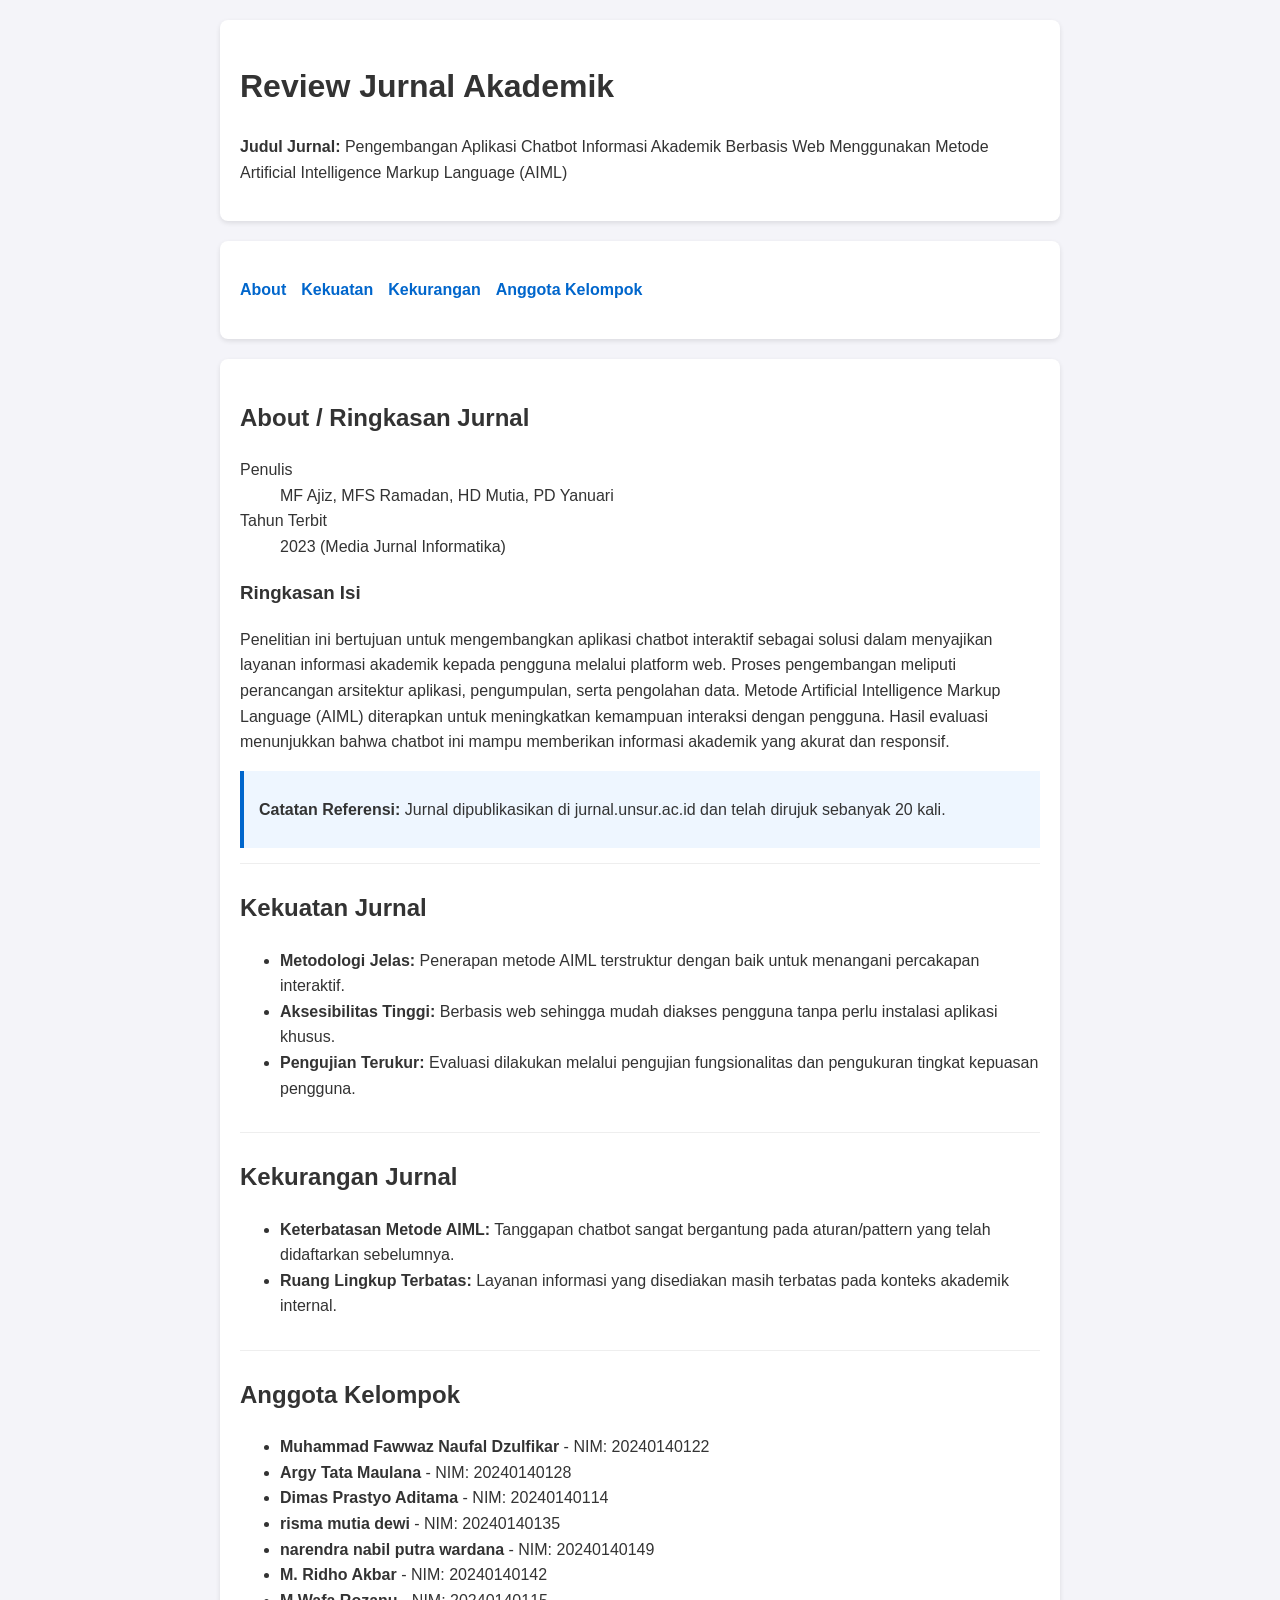
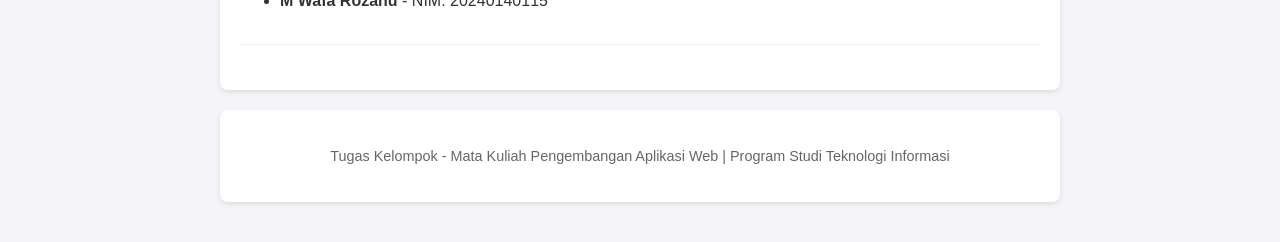
<file: index.html>
<!DOCTYPE html>
<html lang="id">
<head>
    <meta charset="UTF-8">
    <meta name="viewport" content="width=device-width, initial-scale=1.0">
    <title>Landing Page Review Jurnal</title>
    <!-- Menghubungkan ke file CSS eksternal -->
    <link rel="stylesheet" href="style.css">
</head>
<body>

    <!-- Header: Judul landing page & jurnal -->
    <header>
        <h1>Review Jurnal Akademik</h1>
        <p><strong>Judul Jurnal:</strong> Pengembangan Aplikasi Chatbot Informasi Akademik Berbasis Web Menggunakan Metode Artificial Intelligence Markup Language (AIML)</p>
    </header>

    <!-- Navigasi antar-bagian -->
    <nav aria-label="Navigasi utama">
        <ul>
            <li><a href="#about">About</a></li>
            <li><a href="#kekuatan">Kekuatan</a></li>
            <li><a href="#kekurangan">Kekurangan</a></li>
            <li><a href="#anggota">Anggota Kelompok</a></li>
        </ul>
    </nav>

    <!-- Main Content -->
    <main>
        <!-- Section 1: About / Ringkasan Jurnal -->
        <section id="about">
            <h2>About / Ringkasan Jurnal</h2>
            <article>
                <dl>
                    <dt>Penulis</dt>
                    <dd>MF Ajiz, MFS Ramadan, HD Mutia, PD Yanuari</dd>

                    <dt>Tahun Terbit</dt>
                    <dd>2023 (Media Jurnal Informatika)</dd>
                </dl>

                <h3>Ringkasan Isi</h3>
                <p>
                    Penelitian ini bertujuan untuk mengembangkan aplikasi chatbot interaktif sebagai solusi dalam menyajikan layanan informasi akademik kepada pengguna melalui platform web. Proses pengembangan meliputi perancangan arsitektur aplikasi, pengumpulan, serta pengolahan data. Metode Artificial Intelligence Markup Language (AIML) diterapkan untuk meningkatkan kemampuan interaksi dengan pengguna. Hasil evaluasi menunjukkan bahwa chatbot ini mampu memberikan informasi akademik yang akurat dan responsif.
                </p>
            </article>
            <aside>
                <p><strong>Catatan Referensi:</strong> Jurnal dipublikasikan di jurnal.unsur.ac.id dan telah dirujuk sebanyak 20 kali.</p>
            </aside>
        </section>

        <!-- Section 2: Kekuatan -->
        <section id="kekuatan">
            <h2>Kekuatan Jurnal</h2>
            <ul>
                <li><strong>Metodologi Jelas:</strong> Penerapan metode AIML terstruktur dengan baik untuk menangani percakapan interaktif.</li>
                <li><strong>Aksesibilitas Tinggi:</strong> Berbasis web sehingga mudah diakses pengguna tanpa perlu instalasi aplikasi khusus.</li>
                <li><strong>Pengujian Terukur:</strong> Evaluasi dilakukan melalui pengujian fungsionalitas dan pengukuran tingkat kepuasan pengguna.</li>
            </ul>
        </section>

        <!-- Section 3: Kekurangan -->
        <section id="kekurangan">
            <h2>Kekurangan Jurnal</h2>
            <ul>
                <li><strong>Keterbatasan Metode AIML:</strong> Tanggapan chatbot sangat bergantung pada aturan/pattern yang telah didaftarkan sebelumnya.</li>
                <li><strong>Ruang Lingkup Terbatas:</strong> Layanan informasi yang disediakan masih terbatas pada konteks akademik internal.</li>
            </ul>
        </section>

        <!-- Section 4: Anggota Kelompok -->
        <section id="anggota" aria-labelledby="anggota-title">
            <h2 id="anggota-title">Anggota Kelompok</h2>
            <ul>
                <li><strong>Muhammad Fawwaz Naufal Dzulfikar</strong> - NIM: 20240140122</li>
                <li><strong>Argy Tata Maulana</strong> - NIM: 20240140128</li>
                <li><strong>Dimas Prastyo Aditama</strong> - NIM: 20240140114</li>
                <li><strong>risma mutia dewi</strong> - NIM: 20240140135</li>
                <li><strong>narendra nabil putra wardana</strong> - NIM: 20240140149</li>
                <li><strong>M. Ridho Akbar</strong> - NIM: 20240140142</li>
                <li><strong>M Wafa Rozanu</strong> - NIM: 20240140115</li>
            </ul>
        </section>
    </main>

    <!-- Footer: Identitas kelompok & mata kuliah -->
    <footer>
        <p>Tugas Kelompok - Mata Kuliah Pengembangan Aplikasi Web | Program Studi Teknologi Informasi</p>
    </footer>

</body>
</html>
</file>
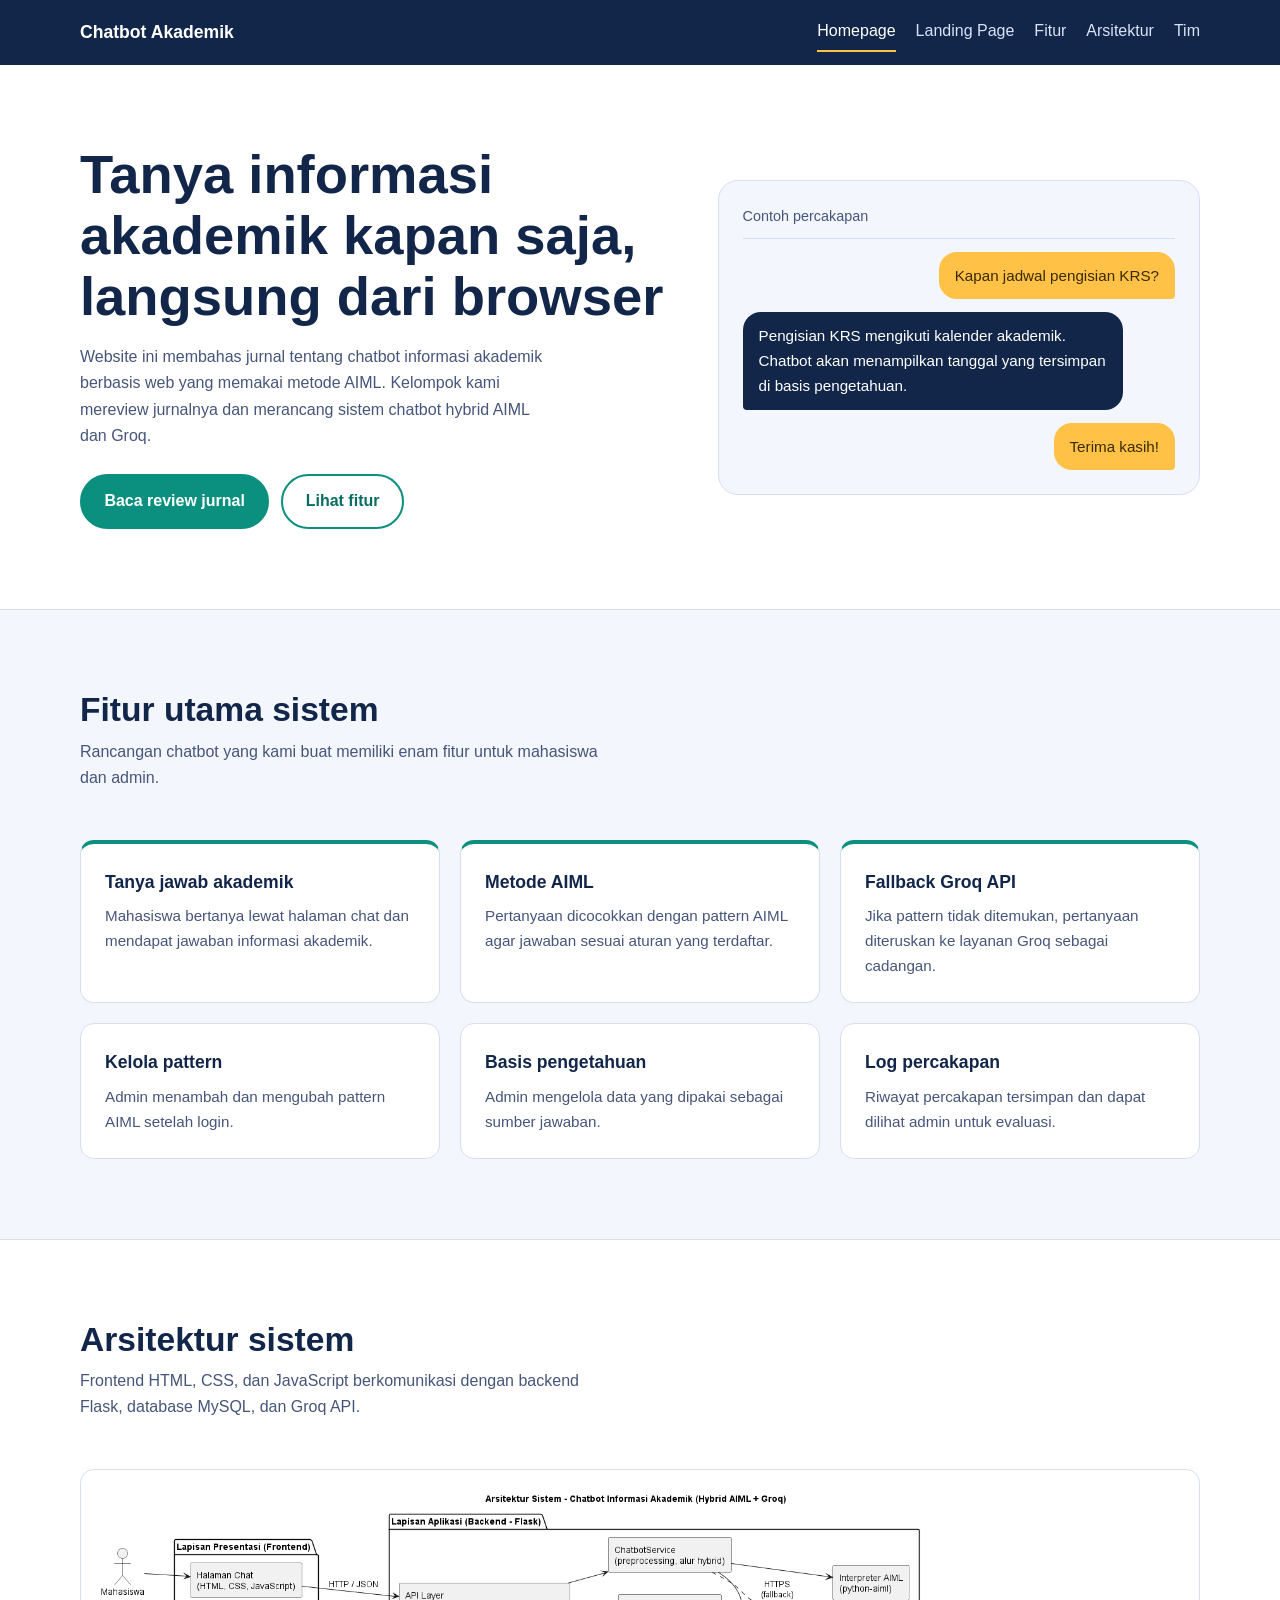
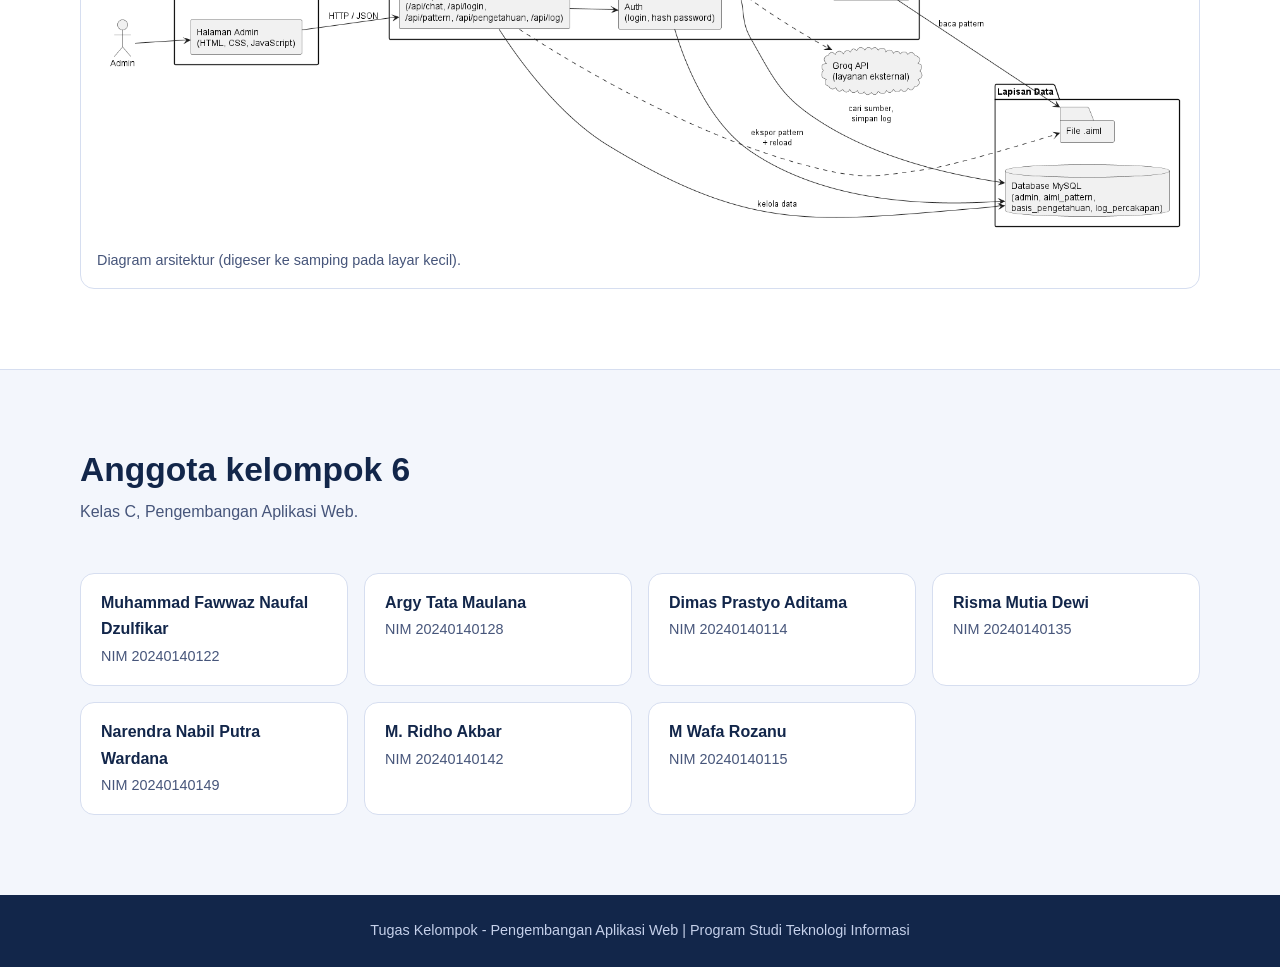
<file: homepage.html>
<!DOCTYPE html>
<html lang="id">
<head>
    <meta charset="UTF-8">
    <meta name="viewport" content="width=device-width, initial-scale=1.0">
    <title>Homepage - Chatbot Informasi Akademik</title>
    <meta name="description" content="Homepage kelompok 6 kelas C: review jurnal chatbot informasi akademik berbasis AIML.">
    <link rel="stylesheet" href="homepage.css">
</head>
<body>

    <header class="site-header">
        <div class="wrap">
            <a class="brand" href="homepage.html">Chatbot Akademik</a>
            <nav class="nav" aria-label="Navigasi utama">
                <a href="homepage.html" aria-current="page">Homepage</a>
                <a href="index.html">Landing Page</a>
                <a href="#fitur">Fitur</a>
                <a href="#arsitektur">Arsitektur</a>
                <a href="#tim">Tim</a>
            </nav>
        </div>
    </header>

    <main>
        <section class="hero" id="beranda">
            <div class="wrap">
                <div class="hero-text">
                    <h1>Tanya informasi akademik kapan saja, langsung dari browser</h1>
                    <p>
                        Website ini membahas jurnal tentang chatbot informasi akademik berbasis web
                        yang memakai metode AIML. Kelompok kami mereview jurnalnya dan merancang
                        sistem chatbot hybrid AIML dan Groq.
                    </p>
                    <div class="hero-actions">
                        <a class="btn" href="index.html">Baca review jurnal</a>
                        <a class="btn btn-outline" href="#fitur">Lihat fitur</a>
                    </div>
                </div>

                <div class="chat" role="img" aria-label="Contoh percakapan mahasiswa dengan chatbot akademik">
                    <p class="chat-title">Contoh percakapan</p>
                    <p class="bubble bubble-user">Kapan jadwal pengisian KRS?</p>
                    <p class="bubble bubble-bot">Pengisian KRS mengikuti kalender akademik. Chatbot akan menampilkan tanggal yang tersimpan di basis pengetahuan.</p>
                    <p class="bubble bubble-user">Terima kasih!</p>
                </div>
            </div>
        </section>

        <section id="fitur">
            <div class="wrap">
                <h2>Fitur utama sistem</h2>
                <p class="section-lead">Rancangan chatbot yang kami buat memiliki enam fitur untuk mahasiswa dan admin.</p>

                <div class="feature-grid">
                    <article class="card card-key">
                        <h3>Tanya jawab akademik</h3>
                        <p>Mahasiswa bertanya lewat halaman chat dan mendapat jawaban informasi akademik.</p>
                    </article>
                    <article class="card card-key">
                        <h3>Metode AIML</h3>
                        <p>Pertanyaan dicocokkan dengan pattern AIML agar jawaban sesuai aturan yang terdaftar.</p>
                    </article>
                    <article class="card card-key">
                        <h3>Fallback Groq API</h3>
                        <p>Jika pattern tidak ditemukan, pertanyaan diteruskan ke layanan Groq sebagai cadangan.</p>
                    </article>
                    <article class="card">
                        <h3>Kelola pattern</h3>
                        <p>Admin menambah dan mengubah pattern AIML setelah login.</p>
                    </article>
                    <article class="card">
                        <h3>Basis pengetahuan</h3>
                        <p>Admin mengelola data yang dipakai sebagai sumber jawaban.</p>
                    </article>
                    <article class="card">
                        <h3>Log percakapan</h3>
                        <p>Riwayat percakapan tersimpan dan dapat dilihat admin untuk evaluasi.</p>
                    </article>
                </div>
            </div>
        </section>

        <section class="arch" id="arsitektur">
            <div class="wrap">
                <h2>Arsitektur sistem</h2>
                <p class="section-lead">Frontend HTML, CSS, dan JavaScript berkomunikasi dengan backend Flask, database MySQL, dan Groq API.</p>
                <figure>
                    <img src="out/arsitektur/arsitektur.png" alt="Diagram arsitektur sistem chatbot hybrid AIML dan Groq" width="1719" height="555">
                    <figcaption>Diagram arsitektur (digeser ke samping pada layar kecil).</figcaption>
                </figure>
            </div>
        </section>

        <section id="tim">
            <div class="wrap">
                <h2>Anggota kelompok 6</h2>
                <p class="section-lead">Kelas C, Pengembangan Aplikasi Web.</p>
                <ul class="team-grid">
                    <li class="member"><strong>Muhammad Fawwaz Naufal Dzulfikar</strong><span>NIM 20240140122</span></li>
                    <li class="member"><strong>Argy Tata Maulana</strong><span>NIM 20240140128</span></li>
                    <li class="member"><strong>Dimas Prastyo Aditama</strong><span>NIM 20240140114</span></li>
                    <li class="member"><strong>Risma Mutia Dewi</strong><span>NIM 20240140135</span></li>
                    <li class="member"><strong>Narendra Nabil Putra Wardana</strong><span>NIM 20240140149</span></li>
                    <li class="member"><strong>M. Ridho Akbar</strong><span>NIM 20240140142</span></li>
                    <li class="member"><strong>M Wafa Rozanu</strong><span>NIM 20240140115</span></li>
                </ul>
            </div>
        </section>
    </main>

    <footer class="site-footer">
        <div class="wrap">
            <p>Tugas Kelompok - Pengembangan Aplikasi Web | Program Studi Teknologi Informasi</p>
        </div>
    </footer>

</body>
</html>
</file>
<file: style.css>
/* Styling minimalis sesuai petunjuk tugas */
body {
    font-family: Arial, sans-serif;
    line-height: 1.6;
    margin: 0;
    padding: 20px;
    background-color: #f4f4f9;
    color: #333;
}

header, nav, main, footer {
    max-width: 800px;
    margin: 0 auto 20px auto;
    background: #fff;
    padding: 20px;
    border-radius: 8px;
    box-shadow: 0 2px 5px rgba(0,0,0,0.1);
}

nav ul {
    list-style: none;
    padding: 0;
    display: flex;
    gap: 15px;
}

nav a {
    text-decoration: none;
    color: #0066cc;
    font-weight: bold;
}

section {
    margin-bottom: 25px;
    padding-bottom: 15px;
    border-bottom: 1px solid #eee;
}

aside {
    background: #eef6ff;
    padding: 10px 15px;
    border-left: 4px solid #0066cc;
    margin-top: 15px;
}

footer {
    text-align: center;
    font-size: 0.9em;
    color: #666;
}
</file>
<file: homepage.css>
/* ==========================================================
   homepage.css - Homepage Chatbot Informasi Akademik
   Struktur: 1) Variabel  2) Reset  3) Base  4) Header/Nav
             5) Hero  6) Grid Fitur  7) Arsitektur  8) Tim
             9) Footer  10) Media Query
   ========================================================== */

/* 1. CSS VARIABLE */
:root {
  --ink: #12264a;
  --ink-soft: #46557a;
  --paper: #f3f6fc;
  --white: #ffffff;
  --teal: #0b8f7f;
  --teal-dark: #076d61;
  --sun: #ffc247;
  --line: #d6def0;

  --font: "Segoe UI", "Helvetica Neue", Arial, sans-serif;
  --fs-body: 1rem;
  --fs-h1: clamp(2rem, 5vw, 3.4rem);
  --fs-h2: clamp(1.5rem, 3vw, 2.1rem);

  --space-1: 0.5rem;
  --space-2: 1rem;
  --space-3: 1.5rem;
  --space-4: 3rem;
  --space-5: 5rem;

  --radius: 14px;
  --width: 1120px;
}

/* 2. CSS RESET */
*,
*::before,
*::after {
  margin: 0;
  padding: 0;
  box-sizing: border-box;
}
ul { list-style: none; }
img { display: block; max-width: 100%; height: auto; }
a { color: inherit; }

/* 3. BASE */
body {
  font-family: var(--font);
  font-size: var(--fs-body);
  line-height: 1.65;
  color: var(--ink);
  background: var(--paper);
}
.wrap {
  width: min(100% - 2rem, var(--width));
  margin-inline: auto;
}
section { padding-block: var(--space-5); }
h2 {
  font-size: var(--fs-h2);
  line-height: 1.2;
  margin-bottom: var(--space-1);
}
.section-lead {
  color: var(--ink-soft);
  max-width: 60ch;
  margin-bottom: var(--space-4);
}
a:focus-visible,
.btn:focus-visible {
  outline: 3px solid var(--sun);
  outline-offset: 3px;
}

/* 4. HEADER + NAVIGASI (Flexbox) */
.site-header {
  background: var(--ink);
  color: var(--white);
  position: sticky;
  top: 0;
  z-index: 10;
}
.site-header .wrap {
  display: flex;
  align-items: center;
  justify-content: space-between;
  gap: var(--space-2);
  padding-block: 0.8rem;
}
.brand {
  font-weight: 700;
  font-size: 1.1rem;
  text-decoration: none;
}
.nav {
  display: flex;
  flex-wrap: wrap;
  gap: 0.25rem 1.25rem;
}
.nav a {
  text-decoration: none;
  padding: 0.35rem 0;
  border-bottom: 2px solid transparent;
  color: #d9e2f7;
}
.nav a:hover,
.nav a[aria-current="page"] {
  color: var(--white);
  border-color: var(--sun);
}

/* 5. HERO (Grid 2 kolom) */
.hero {
  background: var(--white);
  border-bottom: 1px solid var(--line);
}
.hero .wrap {
  display: grid;
  grid-template-columns: 1.1fr 0.9fr;
  gap: var(--space-4);
  align-items: center;
}
.hero h1 {
  font-size: var(--fs-h1);
  line-height: 1.12;
  margin-bottom: var(--space-2);
}
.hero-text p {
  color: var(--ink-soft);
  max-width: 52ch;
  margin-bottom: var(--space-3);
}
.hero-actions {
  display: flex;
  flex-wrap: wrap;
  gap: 0.75rem;
}
.btn {
  display: inline-block;
  padding: 0.8rem 1.4rem;
  border-radius: 999px;
  font-weight: 600;
  text-decoration: none;
  border: 2px solid var(--teal);
  background: var(--teal);
  color: var(--white);
}
.btn:hover { background: var(--teal-dark); border-color: var(--teal-dark); }
.btn-outline { background: transparent; color: var(--teal-dark); }
.btn-outline:hover { background: var(--paper); color: var(--teal-dark); }

/* Ilustrasi hero: contoh percakapan chatbot */
.chat {
  background: var(--paper);
  border: 1px solid var(--line);
  border-radius: 20px;
  padding: var(--space-3);
  display: flex;
  flex-direction: column;
  gap: 0.8rem;
}
.chat-title {
  font-size: 0.9rem;
  color: var(--ink-soft);
  border-bottom: 1px solid var(--line);
  padding-bottom: 0.6rem;
}
.bubble {
  max-width: 88%;
  padding: 0.7rem 1rem;
  border-radius: 18px;
  font-size: 0.95rem;
}
.bubble-user {
  align-self: flex-end;
  background: var(--sun);
  color: #3b2a00;
  border-bottom-right-radius: 4px;
}
.bubble-bot {
  align-self: flex-start;
  background: var(--ink);
  color: var(--white);
  border-bottom-left-radius: 4px;
}

/* 6. GRID FITUR (3 kolom) */
.feature-grid {
  display: grid;
  grid-template-columns: repeat(3, minmax(0, 1fr));
  gap: 1.25rem;
}
.card {
  background: var(--white);
  border: 1px solid var(--line);
  border-radius: var(--radius);
  padding: var(--space-3);
}
.card h3 { font-size: 1.1rem; margin-bottom: 0.4rem; }
.card p { color: var(--ink-soft); font-size: 0.95rem; }
.card-key { border-top: 4px solid var(--teal); }

/* 7. ARSITEKTUR */
.arch { background: var(--white); border-block: 1px solid var(--line); }
.arch figure {
  border: 1px solid var(--line);
  border-radius: var(--radius);
  padding: var(--space-2);
  overflow-x: auto;              /* diagram lebar bisa digeser di mobile */
}
.arch img { min-width: 640px; }
.arch figcaption {
  margin-top: 0.75rem;
  font-size: 0.9rem;
  color: var(--ink-soft);
}

/* 8. TIM */
.team-grid {
  display: grid;
  grid-template-columns: repeat(auto-fill, minmax(240px, 1fr));
  gap: 1rem;
}
.member { background: var(--white); border: 1px solid var(--line); border-radius: var(--radius); padding: 1rem 1.25rem; }
.member strong { display: block; text-transform: capitalize; }
.member span { color: var(--ink-soft); font-size: 0.9rem; }

/* 9. FOOTER */
.site-footer {
  background: var(--ink);
  color: #c5d0ea;
  text-align: center;
  padding-block: var(--space-3);
  font-size: 0.9rem;
}

/* 10. MEDIA QUERY */
@media (max-width: 900px) {
  .feature-grid { grid-template-columns: repeat(2, minmax(0, 1fr)); }
  .hero .wrap { grid-template-columns: 1fr; gap: var(--space-3); }
}
@media (max-width: 600px) {
  section { padding-block: var(--space-4); }
  .site-header .wrap { flex-direction: column; align-items: flex-start; }
  .feature-grid { grid-template-columns: 1fr; }
  .hero-actions .btn { width: 100%; text-align: center; }
  .bubble { max-width: 100%; }
}
</file>
